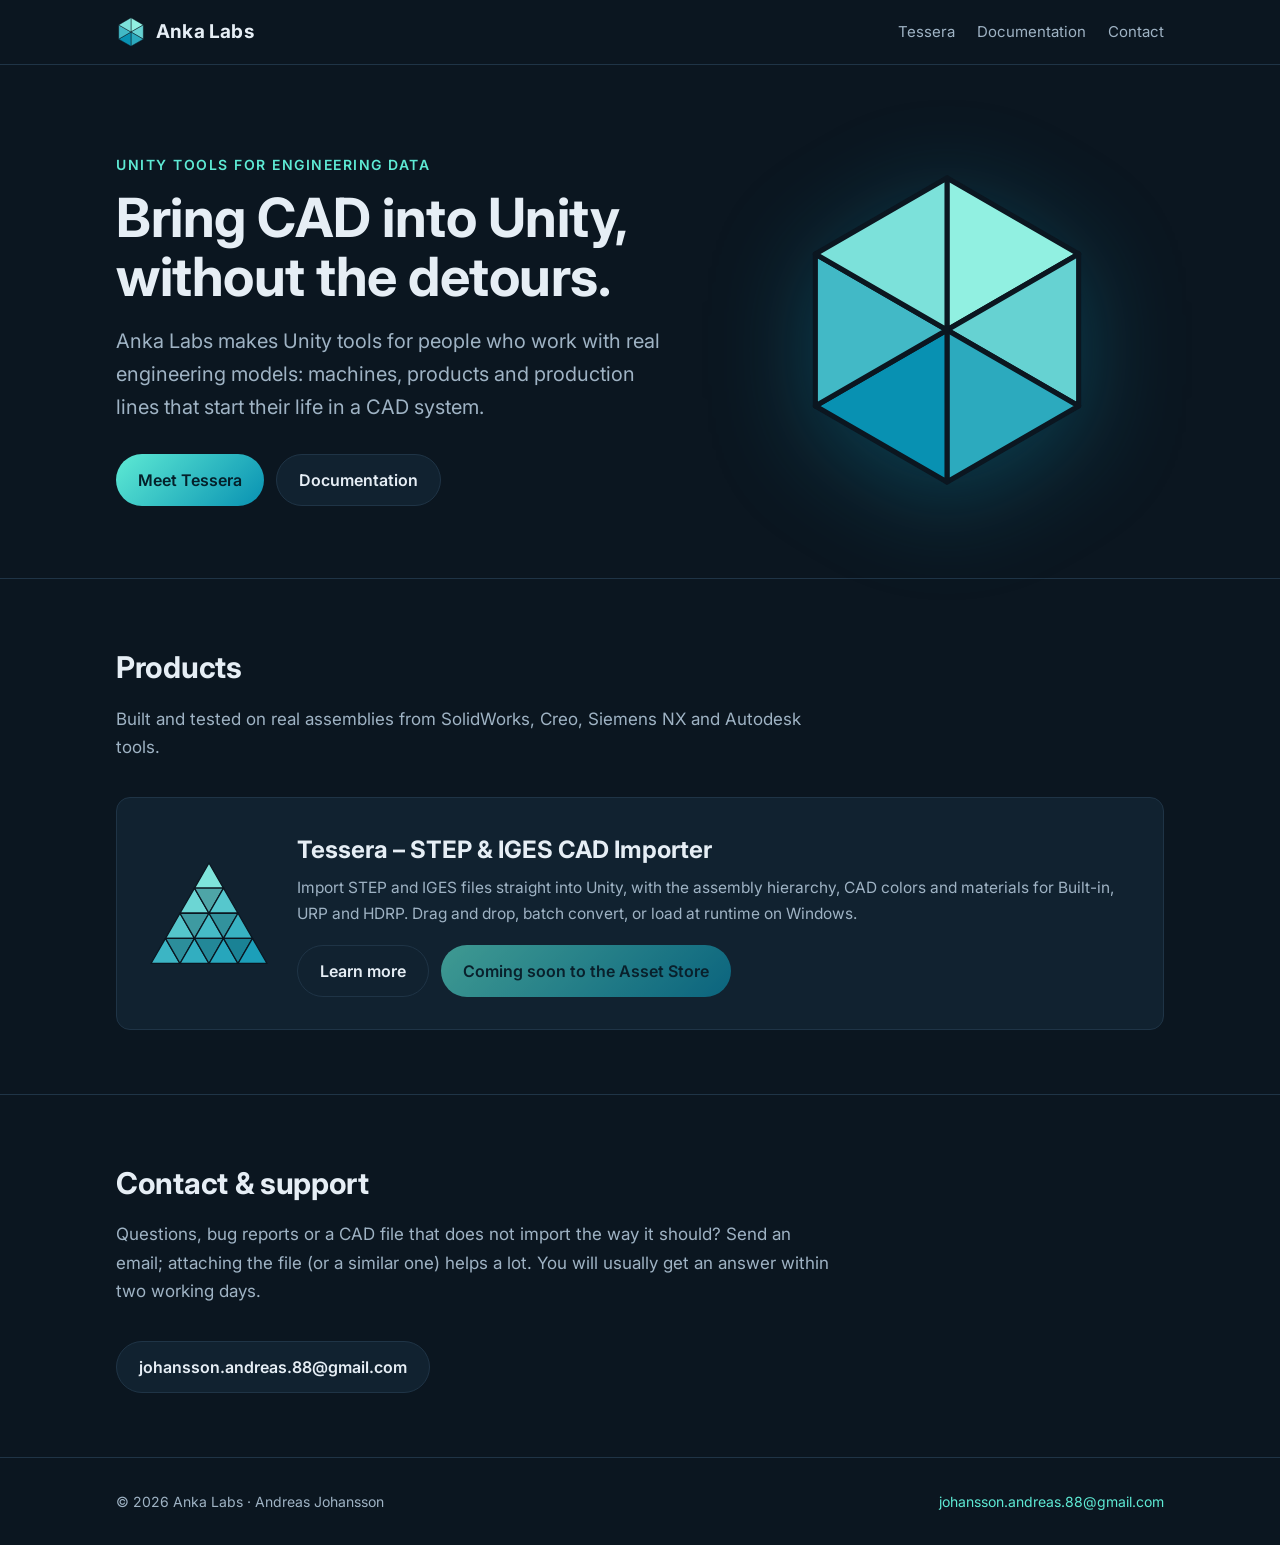
<file: index.html>
<!doctype html>
<html lang="en">
<head>
<meta charset="utf-8">
<meta name="viewport" content="width=device-width, initial-scale=1">
<title>Anka Labs – Unity tools for engineering data</title>
<meta name="description" content="Anka Labs makes Unity tools for engineering and CAD data, such as Tessera, a STEP and IGES importer.">
<link rel="icon" href="img/ankalabs-mark.svg" type="image/svg+xml">
<link rel="preconnect" href="https://fonts.googleapis.com">
<link href="https://fonts.googleapis.com/css2?family=Inter:wght@400;600;700&family=JetBrains+Mono&display=swap" rel="stylesheet">
<link rel="stylesheet" href="style.css">
</head>
<body>
<header class="site-header"><div class="wrap">
  <a class="brand" href=""><img src="img/ankalabs-mark.svg" alt="">Anka Labs</a>
  <nav class="nav"><a href='tessera/'>Tessera</a><a href='tessera/docs/'>Documentation</a><a href='#contact'>Contact</a></nav>
</div></header>

<div class="hero"><div class="wrap">
  <div>
    <div class="eyebrow">Unity tools for engineering data</div>
    <h1>Bring CAD into Unity, without the detours.</h1>
    <p class="lead">Anka Labs makes Unity tools for people who work with real engineering models:
      machines, products and production lines that start their life in a CAD system.</p>
    <div class="buttons">
      <a class="button primary" href="tessera/">Meet Tessera</a>
      <a class="button" href="tessera/docs/">Documentation</a>
    </div>
  </div>
  <div class="art"><img src="img/ankalabs-mark.svg" alt="Anka Labs"></div>
</div></div>

<section id="products"><div class="wrap">
  <h2>Products</h2>
  <p class="intro">Built and tested on real assemblies from SolidWorks, Creo, Siemens NX and Autodesk tools.</p>
  <div class="card product">
    <img src="img/tessera-mark.svg" alt="Tessera">
    <div>
      <h3>Tessera – STEP &amp; IGES CAD Importer</h3>
      <p>Import STEP and IGES files straight into Unity, with the assembly hierarchy, CAD colors and materials for
        Built-in, URP and HDRP. Drag and drop, batch convert, or load at runtime on Windows.</p>
      <div class="buttons"><a class="button" href="tessera/">Learn more</a><span class='button primary disabled'>Coming soon to the Asset Store</span></div>
    </div>
  </div>
</div></section>

<section id="contact"><div class="wrap">
  <h2>Contact &amp; support</h2>
  <p class="intro">Questions, bug reports or a CAD file that does not import the way it should? Send an email;
    attaching the file (or a similar one) helps a lot. You will usually get an answer within two working days.</p>
  <div class="buttons"><a class="button" href="mailto:johansson.andreas.88@gmail.com">johansson.andreas.88@gmail.com</a></div>
</div></section>

<footer class="site-footer"><div class="wrap">
  <span>© 2026 Anka Labs · Andreas Johansson</span>
  <span><a href="mailto:johansson.andreas.88@gmail.com">johansson.andreas.88@gmail.com</a></span>
</div></footer>
</body>
</html>
</file>
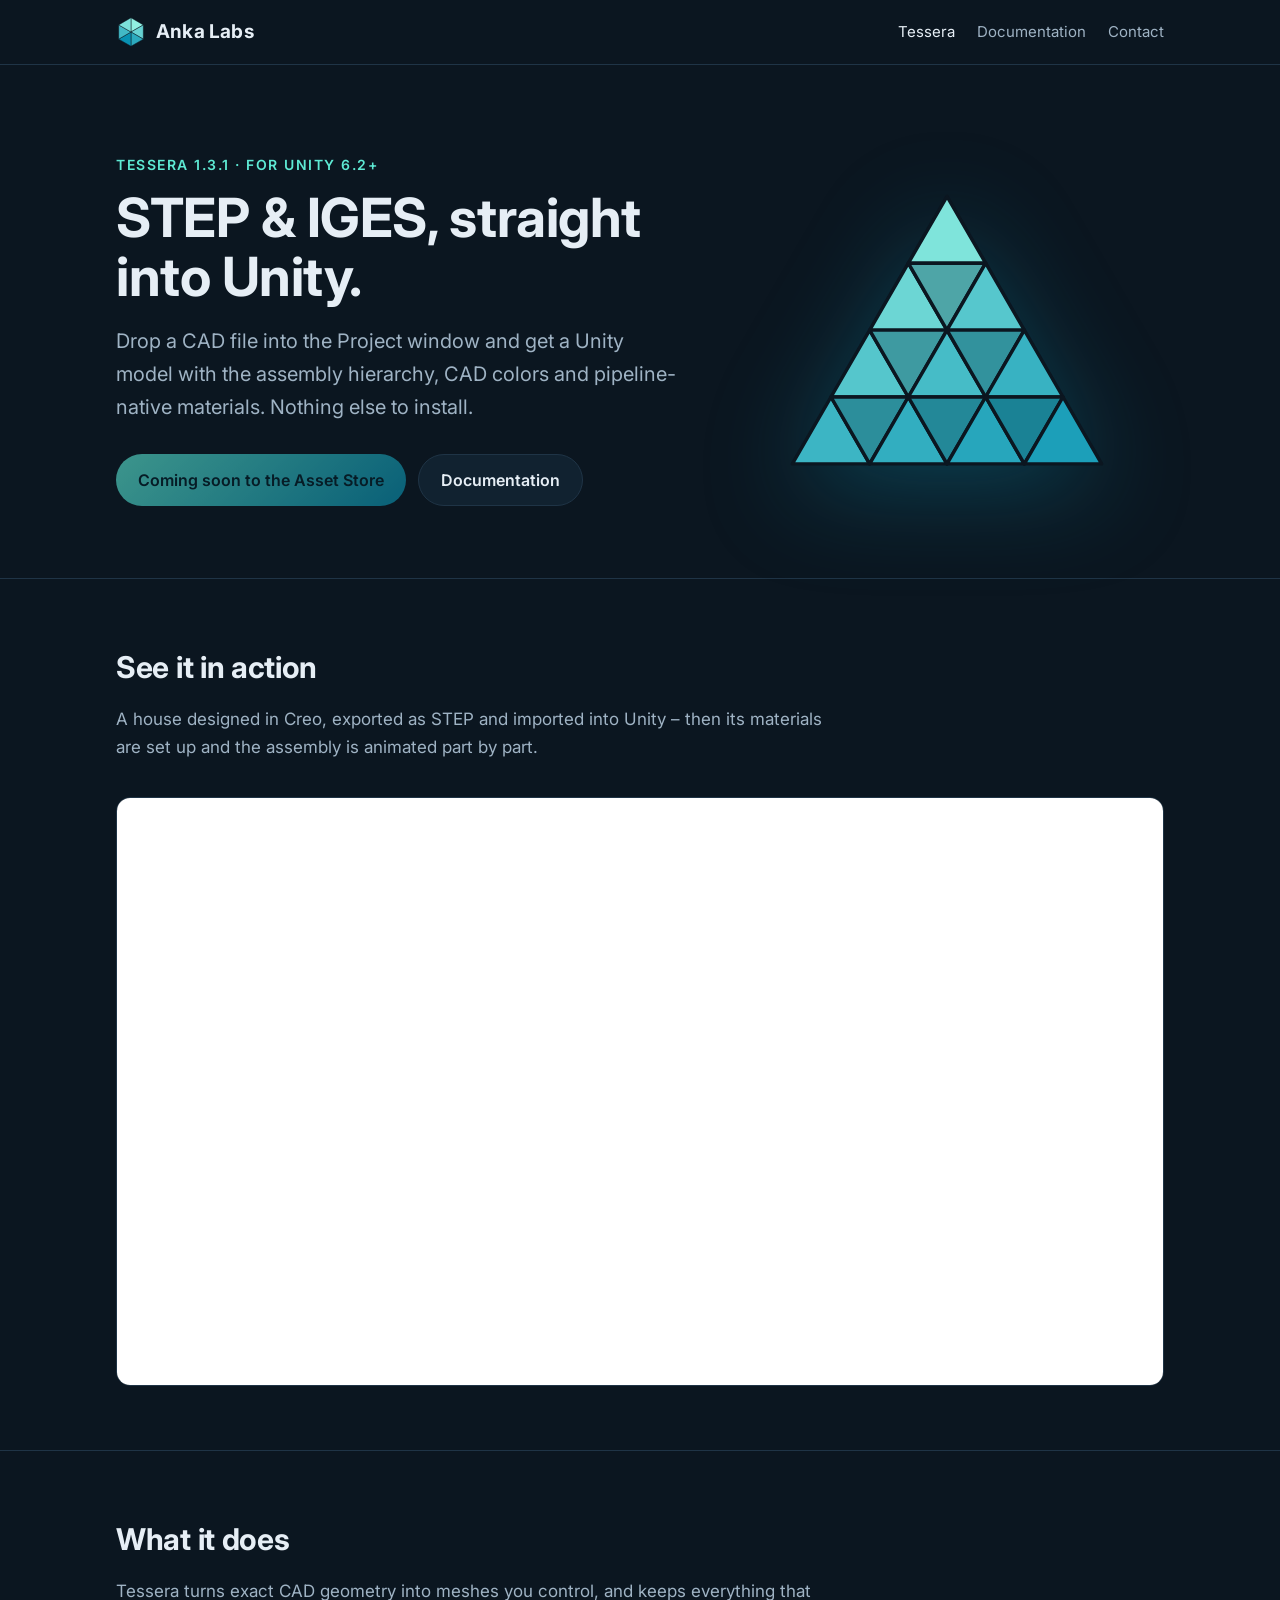
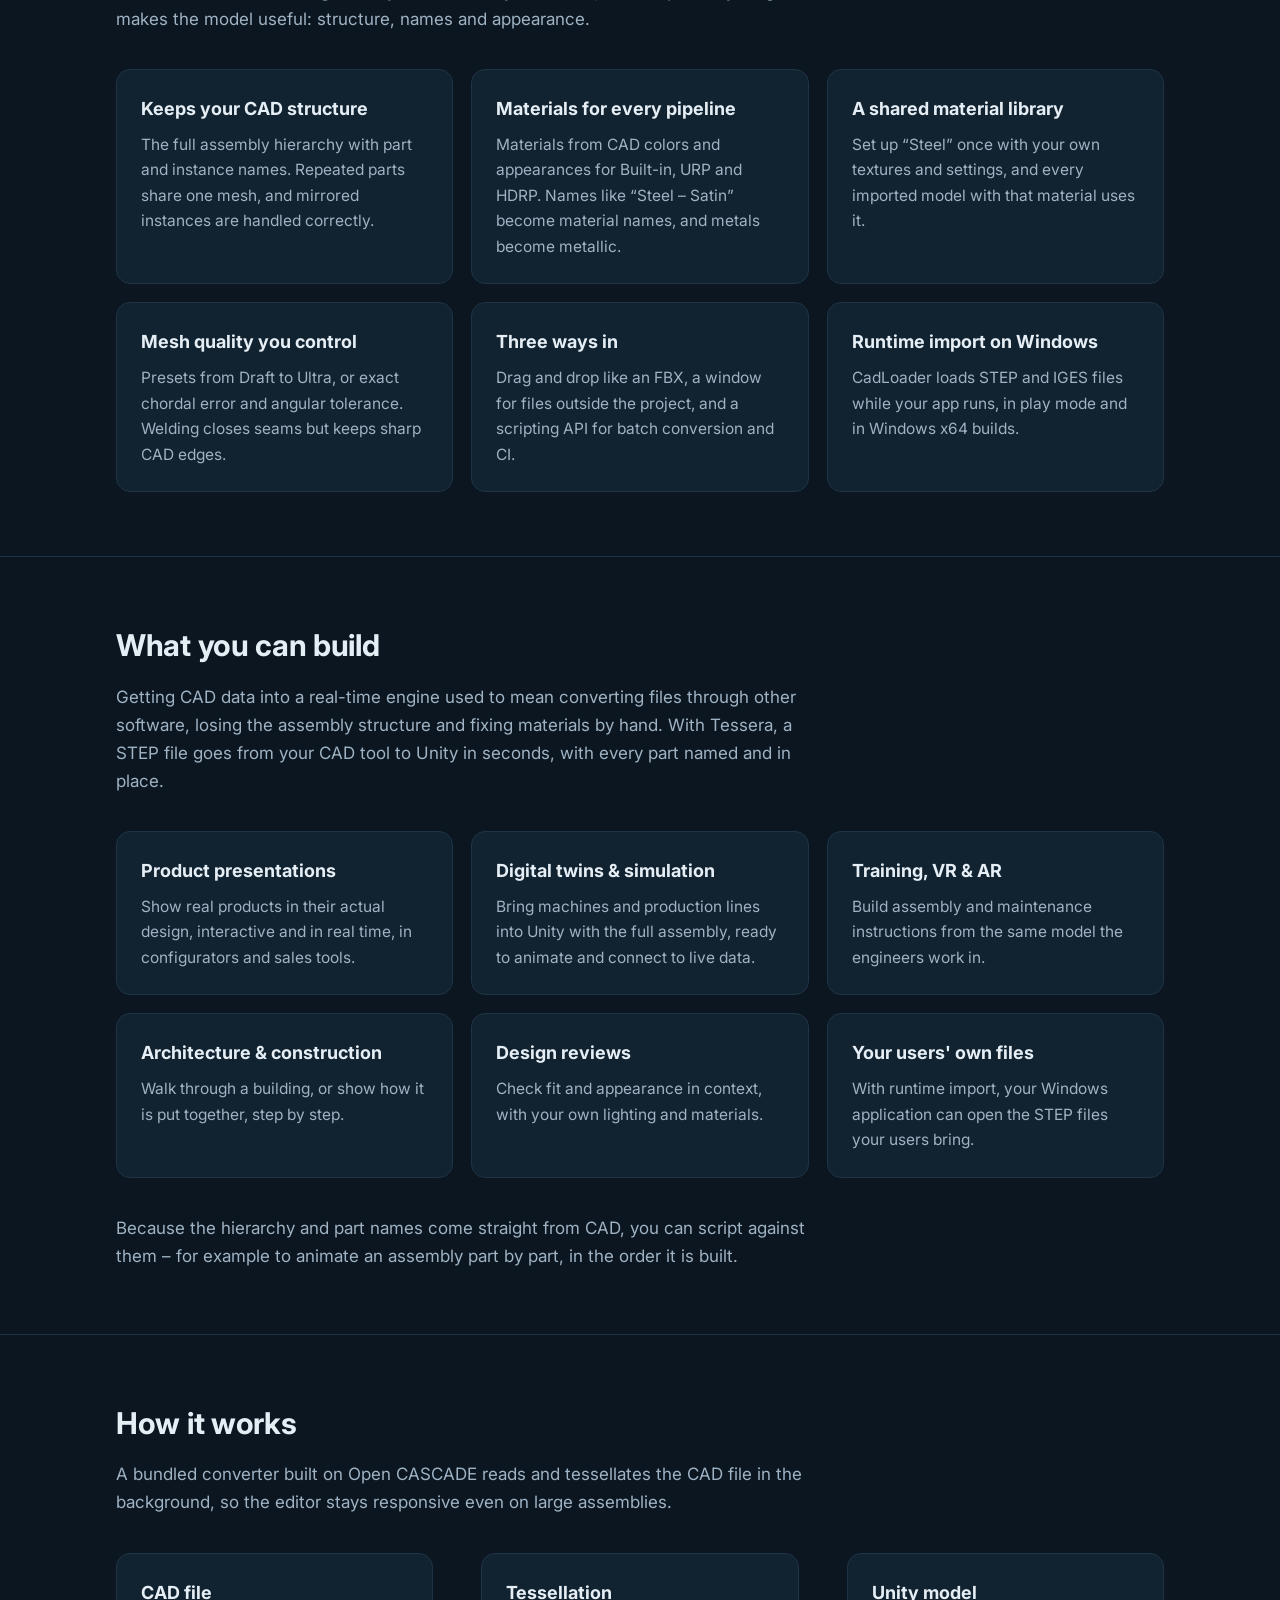
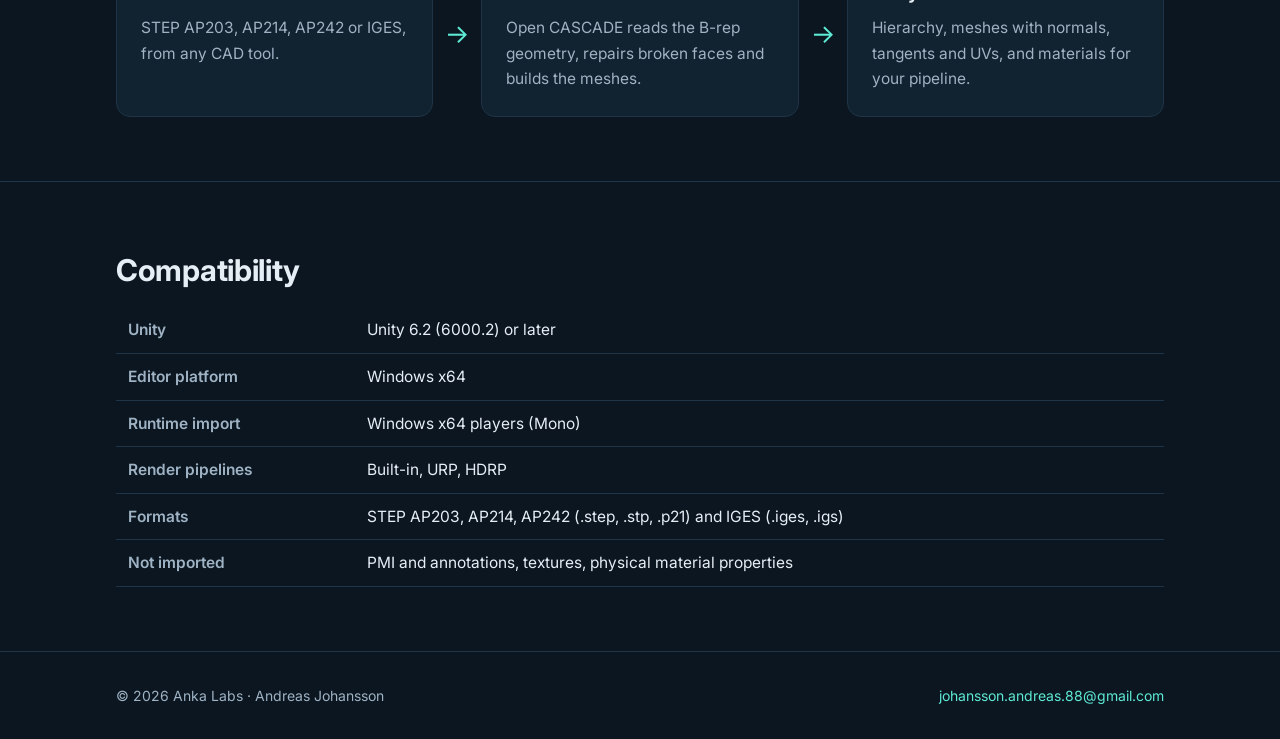
<file: tessera/index.html>
<!doctype html>
<html lang="en">
<head>
<meta charset="utf-8">
<meta name="viewport" content="width=device-width, initial-scale=1">
<title>Tessera – STEP &amp; IGES CAD Importer for Unity</title>
<meta name="description" content="Import STEP and IGES CAD files into Unity with assembly hierarchy, CAD colors and URP/HDRP/Built-in materials.">
<link rel="icon" href="../img/ankalabs-mark.svg" type="image/svg+xml">
<link rel="preconnect" href="https://fonts.googleapis.com">
<link href="https://fonts.googleapis.com/css2?family=Inter:wght@400;600;700&family=JetBrains+Mono&display=swap" rel="stylesheet">
<link rel="stylesheet" href="../style.css">
</head>
<body>
<header class="site-header"><div class="wrap">
  <a class="brand" href="../"><img src="../img/ankalabs-mark.svg" alt="">Anka Labs</a>
  <nav class="nav"><a href='../tessera/' class=active>Tessera</a><a href='../tessera/docs/'>Documentation</a><a href='../#contact'>Contact</a></nav>
</div></header>

<div class="hero"><div class="wrap">
  <div>
    <div class="eyebrow">Tessera 1.3.1 · for Unity 6.2+</div>
    <h1>STEP &amp; IGES, straight into Unity.</h1>
    <p class="lead">Drop a CAD file into the Project window and get a Unity model with the assembly hierarchy,
      CAD colors and pipeline-native materials. Nothing else to install.</p>
    <div class="buttons"><span class='button primary disabled'>Coming soon to the Asset Store</span><a class="button" href="docs/">Documentation</a></div>
  </div>
  <div class="art"><img src="../img/tessera-mark.svg" alt="Tessera"></div>
</div></div>

<section><div class="wrap">
  <h2>See it in action</h2>
  <p class="intro">A house designed in Creo, exported as STEP and imported into Unity – then its materials are set up
    and the assembly is animated part by part.</p>
  <div class="video"><iframe src="https://www.youtube-nocookie.com/embed/pdfhfbz9lfA" title="Tessera – STEP &amp; IGES CAD Importer for Unity"
    allow="accelerometer; encrypted-media; gyroscope; picture-in-picture; fullscreen" loading="lazy"></iframe></div>
</div></section>

<section><div class="wrap">
  <h2>What it does</h2>
  <p class="intro">Tessera turns exact CAD geometry into meshes you control, and keeps everything that makes the model
    useful: structure, names and appearance.</p>
  <div class="grid"><div class='card'><h3>Keeps your CAD structure</h3><p>The full assembly hierarchy with part and instance names. Repeated parts share one mesh, and mirrored instances are handled correctly.</p></div><div class='card'><h3>Materials for every pipeline</h3><p>Materials from CAD colors and appearances for Built-in, URP and HDRP. Names like “Steel – Satin” become material names, and metals become metallic.</p></div><div class='card'><h3>A shared material library</h3><p>Set up “Steel” once with your own textures and settings, and every imported model with that material uses it.</p></div><div class='card'><h3>Mesh quality you control</h3><p>Presets from Draft to Ultra, or exact chordal error and angular tolerance. Welding closes seams but keeps sharp CAD edges.</p></div><div class='card'><h3>Three ways in</h3><p>Drag and drop like an FBX, a window for files outside the project, and a scripting API for batch conversion and CI.</p></div><div class='card'><h3>Runtime import on Windows</h3><p>CadLoader loads STEP and IGES files while your app runs, in play mode and in Windows x64 builds.</p></div></div>
</div></section>

<section><div class="wrap">
  <h2>What you can build</h2>
  <p class="intro">Getting CAD data into a real-time engine used to mean converting files through other software,
    losing the assembly structure and fixing materials by hand. With Tessera, a STEP file goes from your CAD tool to
    Unity in seconds, with every part named and in place.</p>
  <div class="grid"><div class='card'><h3>Product presentations</h3><p>Show real products in their actual design, interactive and in real time, in configurators and sales tools.</p></div><div class='card'><h3>Digital twins & simulation</h3><p>Bring machines and production lines into Unity with the full assembly, ready to animate and connect to live data.</p></div><div class='card'><h3>Training, VR & AR</h3><p>Build assembly and maintenance instructions from the same model the engineers work in.</p></div><div class='card'><h3>Architecture & construction</h3><p>Walk through a building, or show how it is put together, step by step.</p></div><div class='card'><h3>Design reviews</h3><p>Check fit and appearance in context, with your own lighting and materials.</p></div><div class='card'><h3>Your users' own files</h3><p>With runtime import, your Windows application can open the STEP files your users bring.</p></div></div>
  <p class="intro" style="margin:36px 0 0">Because the hierarchy and part names come straight from CAD, you can
    script against them – for example to animate an assembly part by part, in the order it is built.</p>
</div></section>

<section><div class="wrap">
  <h2>How it works</h2>
  <p class="intro">A bundled converter built on Open CASCADE reads and tessellates the CAD file in the background, so
    the editor stays responsive even on large assemblies.</p>
  <div class="flow">
    <div class="card step"><h3>CAD file</h3><p>STEP AP203, AP214, AP242 or IGES, from any CAD tool.</p></div>
    <div class="arrow">→</div>
    <div class="card step"><h3>Tessellation</h3><p>Open CASCADE reads the B-rep geometry, repairs broken faces and builds the meshes.</p></div>
    <div class="arrow">→</div>
    <div class="card step"><h3>Unity model</h3><p>Hierarchy, meshes with normals, tangents and UVs, and materials for your pipeline.</p></div>
  </div>
</div></section>

<section><div class="wrap">
  <h2>Compatibility</h2>
  <table>
    <tr><th>Unity</th><td>Unity 6.2 (6000.2) or later</td></tr>
    <tr><th>Editor platform</th><td>Windows x64</td></tr>
    <tr><th>Runtime import</th><td>Windows x64 players (Mono)</td></tr>
    <tr><th>Render pipelines</th><td>Built-in, URP, HDRP</td></tr>
    <tr><th>Formats</th><td>STEP AP203, AP214, AP242 (.step, .stp, .p21) and IGES (.iges, .igs)</td></tr>
    <tr><th>Not imported</th><td>PMI and annotations, textures, physical material properties</td></tr>
  </table>
</div></section>

<footer class="site-footer"><div class="wrap">
  <span>© 2026 Anka Labs · Andreas Johansson</span>
  <span><a href="mailto:johansson.andreas.88@gmail.com">johansson.andreas.88@gmail.com</a></span>
</div></footer>
</body>
</html>
</file>
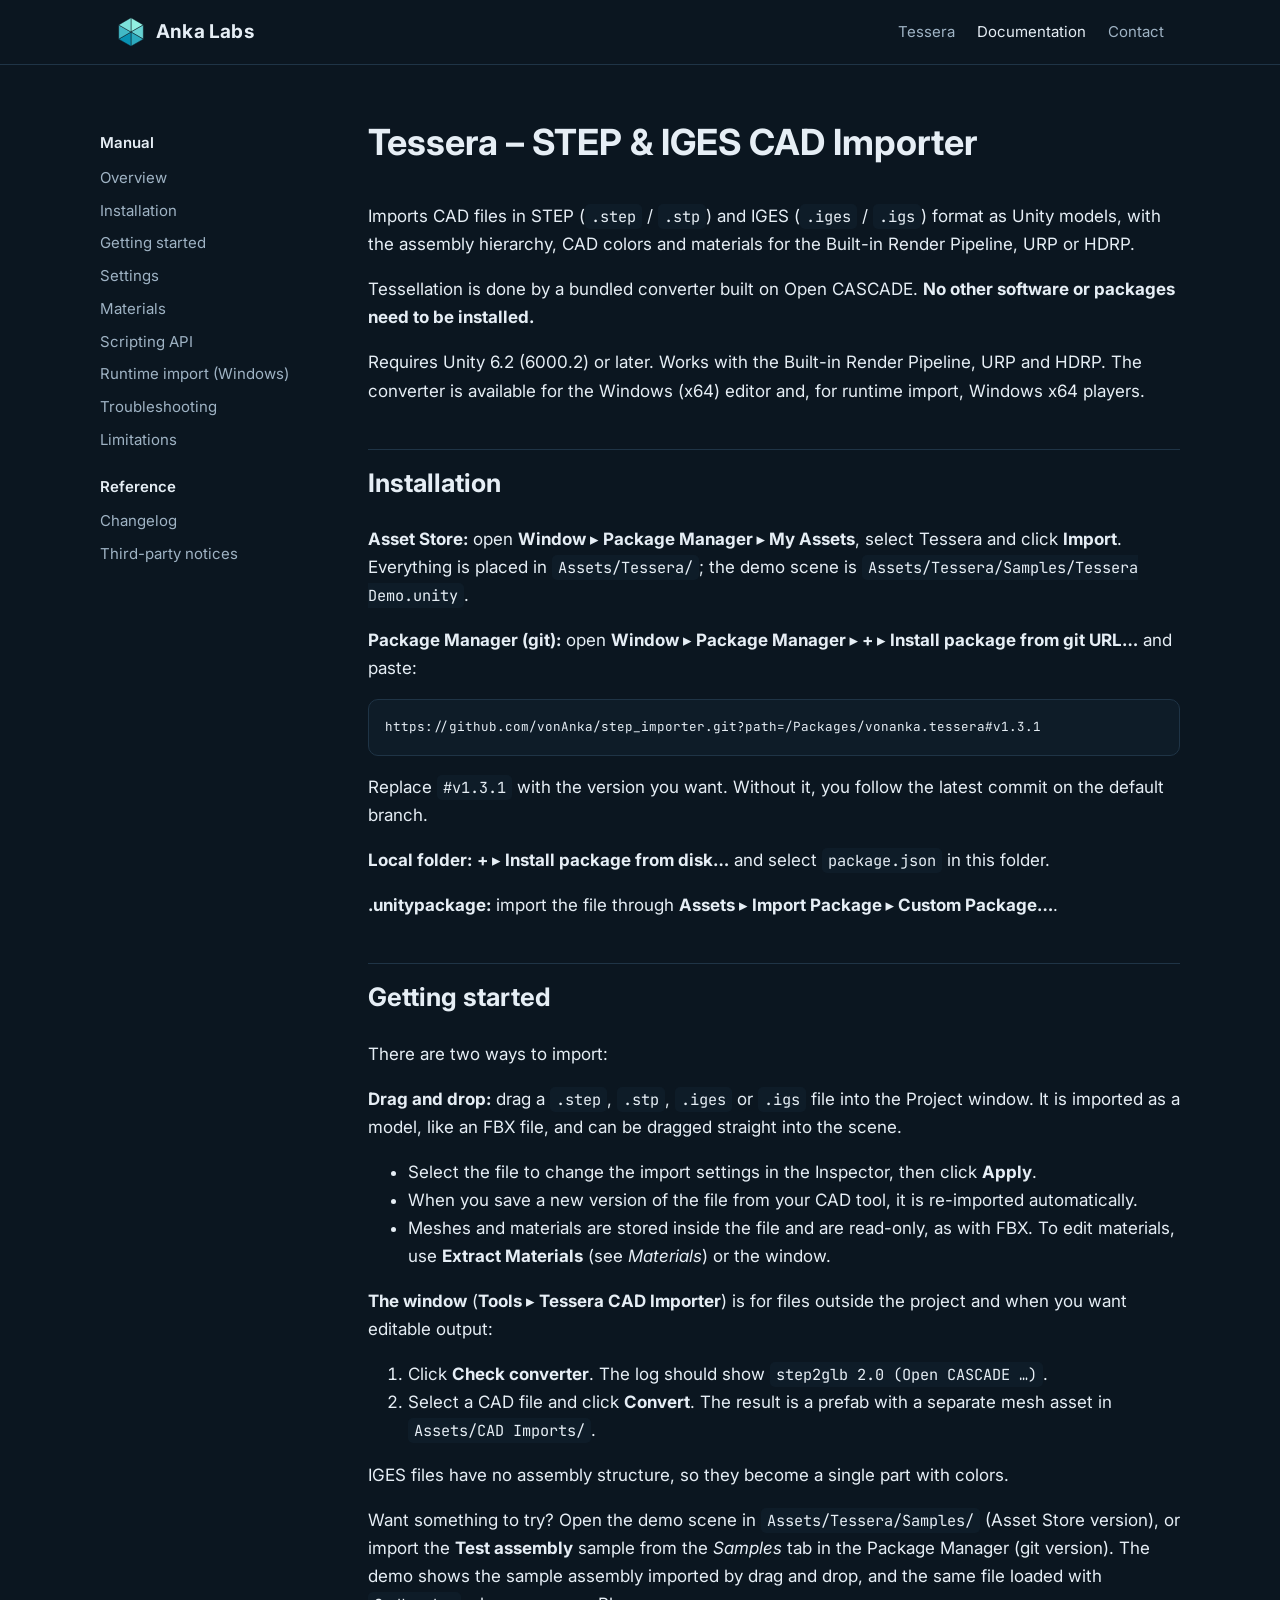
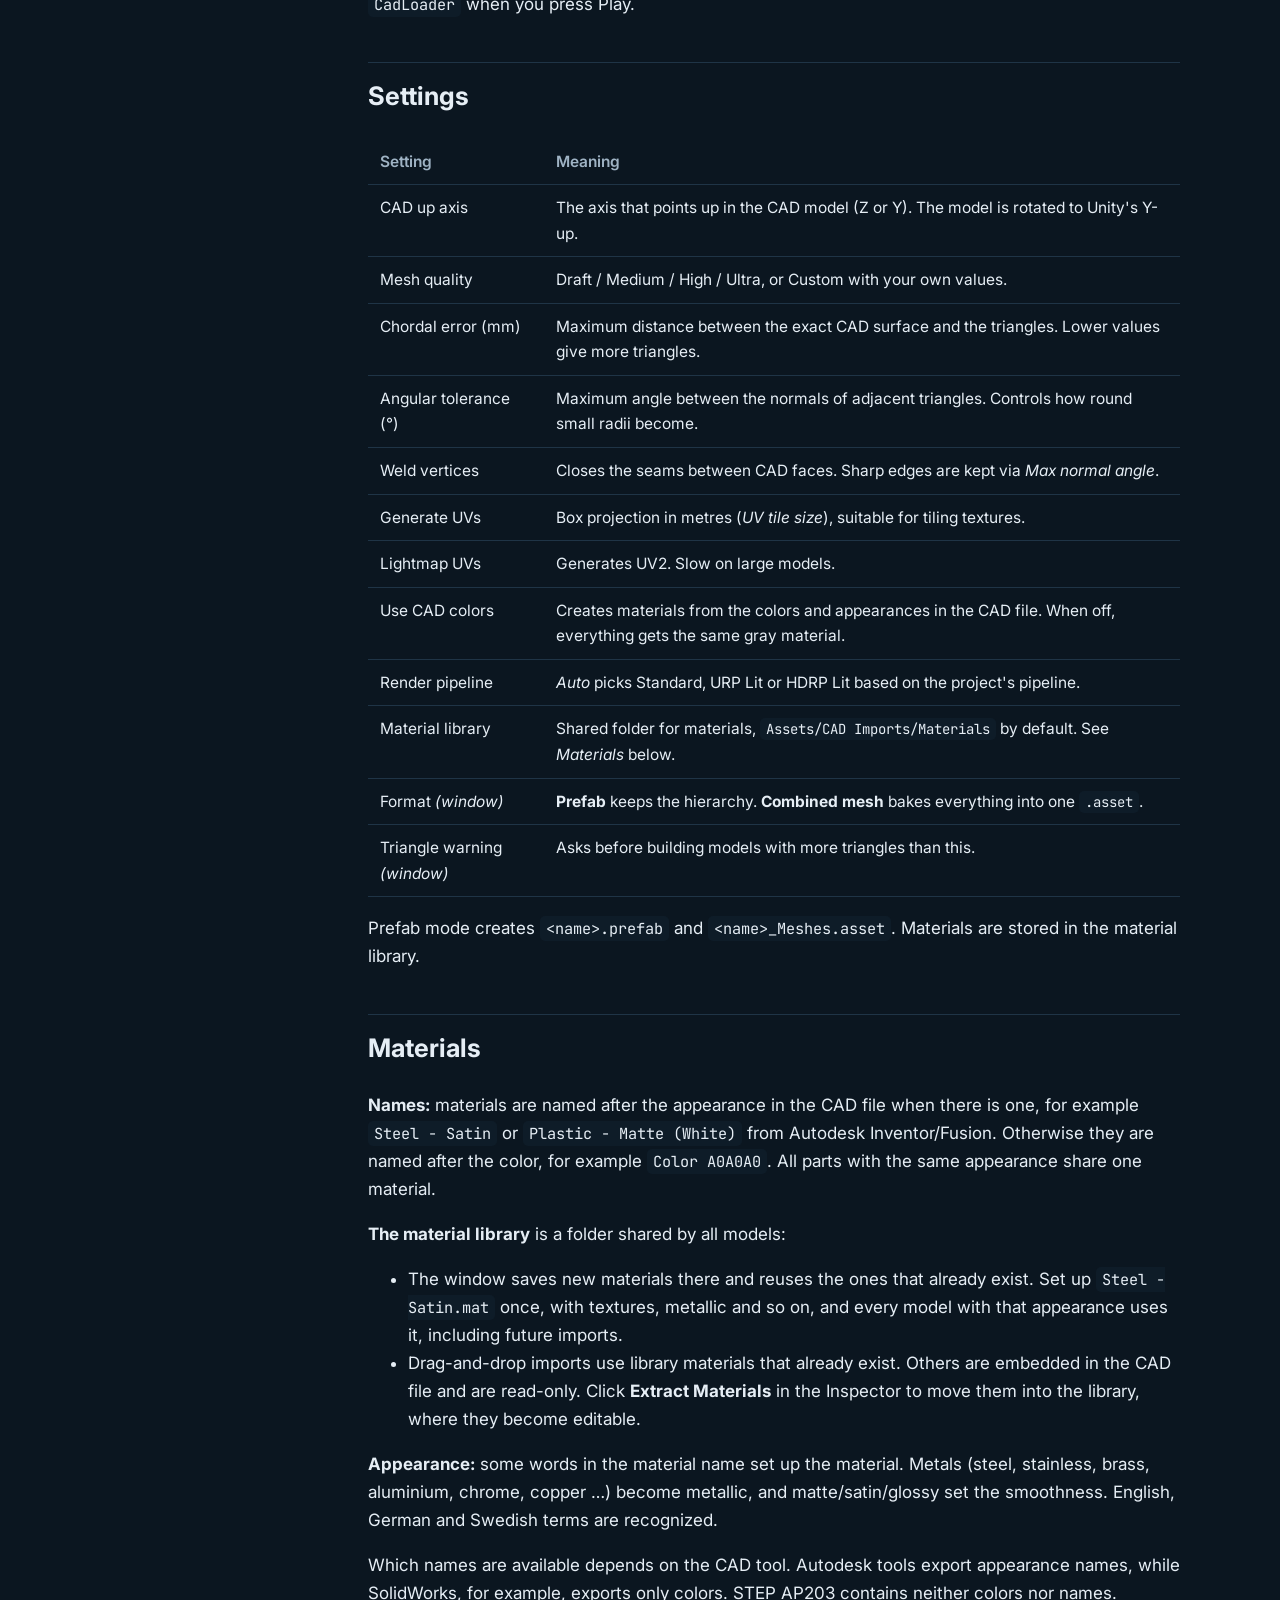
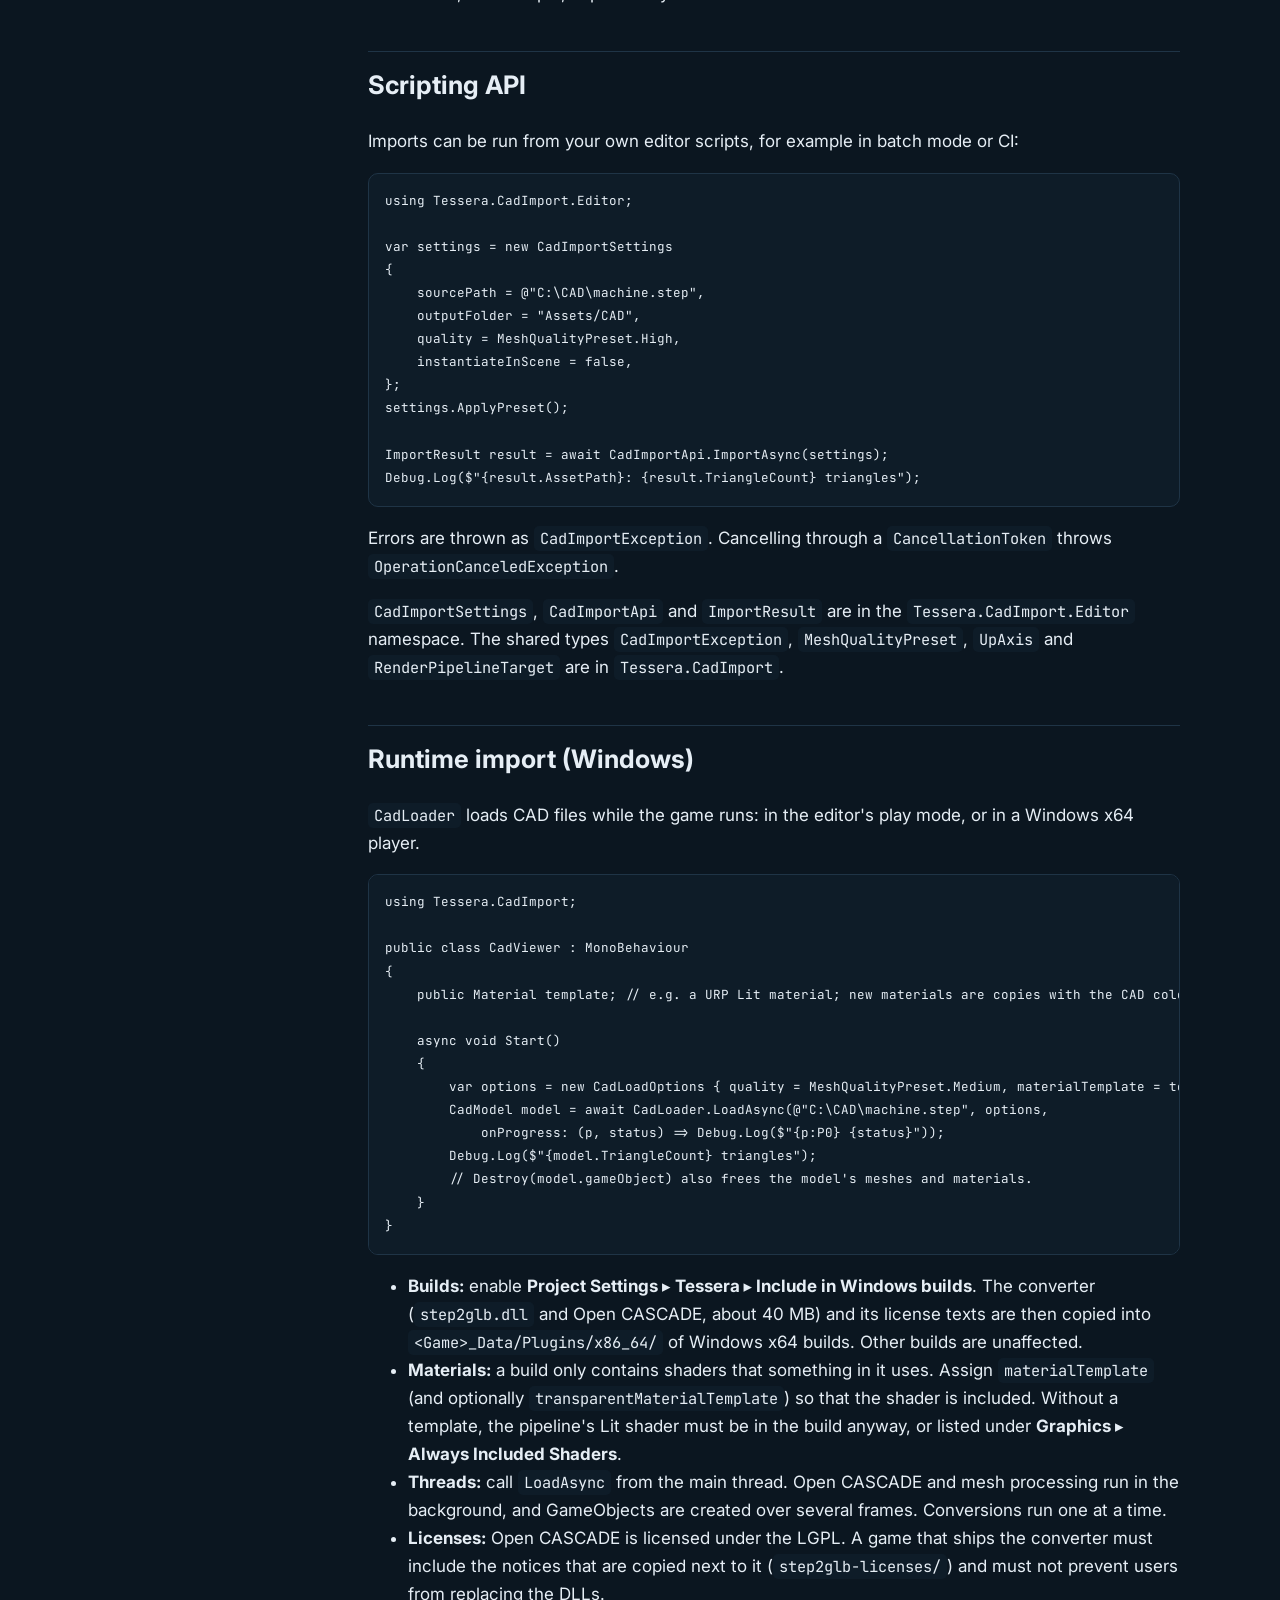
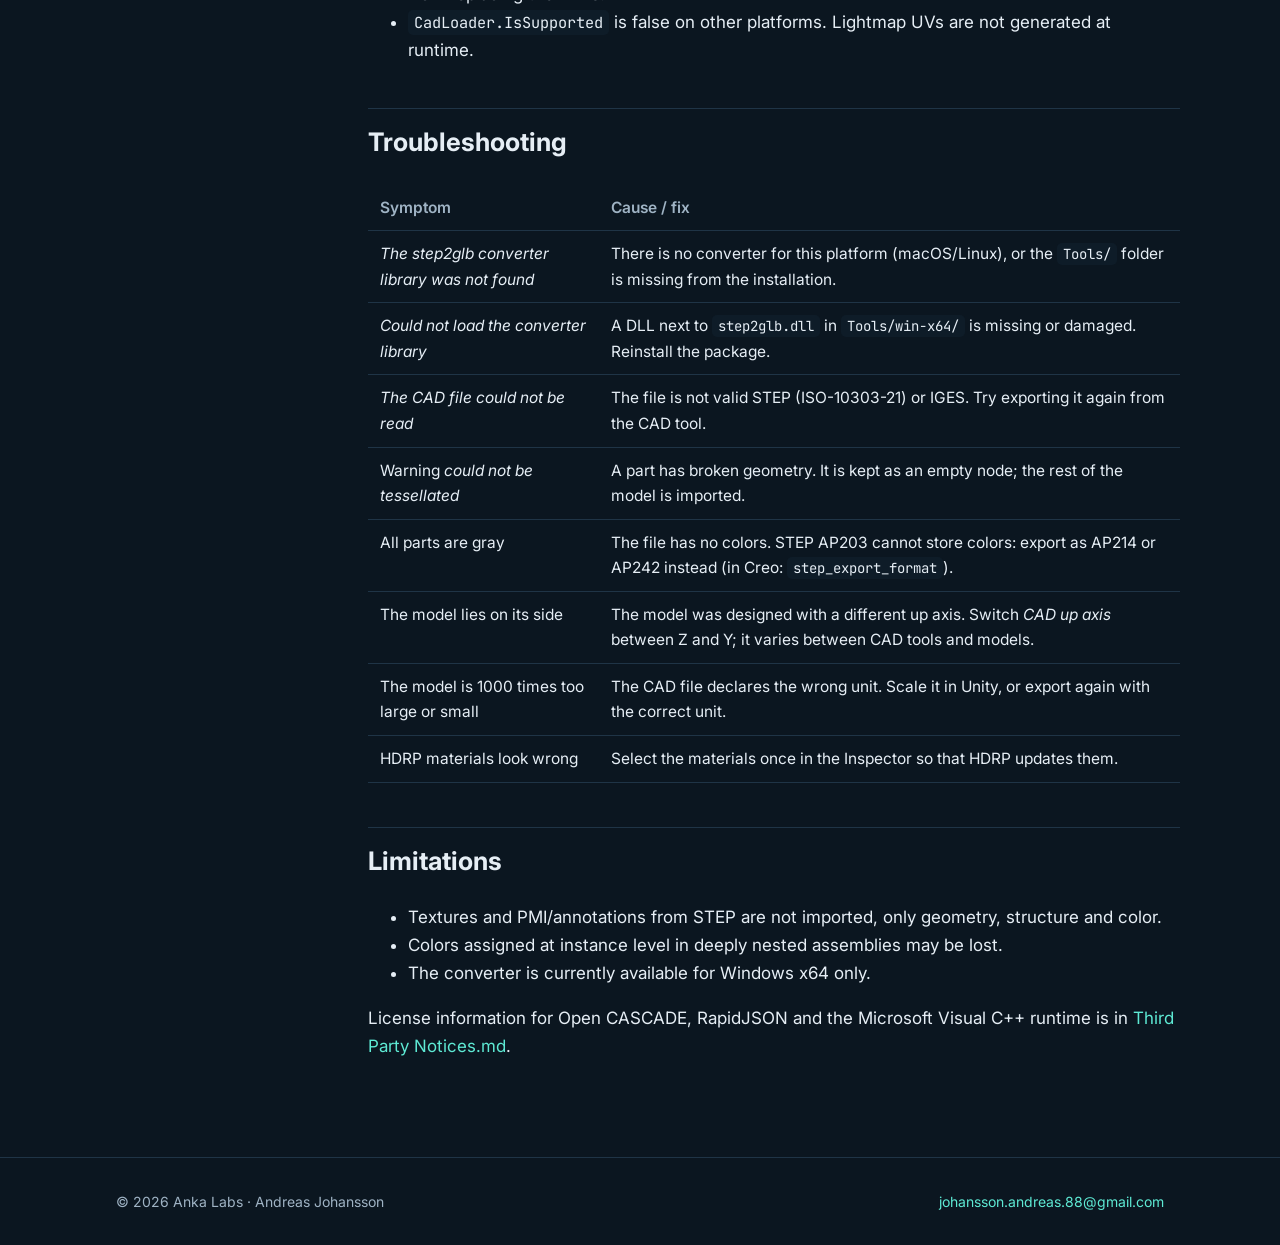
<file: tessera/docs/index.html>
<!doctype html>
<html lang="en">
<head>
<meta charset="utf-8">
<meta name="viewport" content="width=device-width, initial-scale=1">
<title>Documentation – Tessera</title>
<meta name="description" content="Tessera documentation.">
<link rel="icon" href="../../img/ankalabs-mark.svg" type="image/svg+xml">
<link rel="preconnect" href="https://fonts.googleapis.com">
<link href="https://fonts.googleapis.com/css2?family=Inter:wght@400;600;700&family=JetBrains+Mono&display=swap" rel="stylesheet">
<link rel="stylesheet" href="../../style.css">
</head>
<body>
<header class="site-header"><div class="wrap">
  <a class="brand" href="../../"><img src="../../img/ankalabs-mark.svg" alt="">Anka Labs</a>
  <nav class="nav"><a href='../../tessera/'>Tessera</a><a href='../../tessera/docs/' class=active>Documentation</a><a href='../../#contact'>Contact</a></nav>
</div></header>
<div class='wrap doc'><nav><div class='group'>Manual</div><a href='index.html'>Overview</a><a href='#installation'>Installation</a><a href='#getting-started'>Getting started</a><a href='#settings'>Settings</a><a href='#materials'>Materials</a><a href='#scripting-api'>Scripting API</a><a href='#runtime-import-windows'>Runtime import (Windows)</a><a href='#troubleshooting'>Troubleshooting</a><a href='#limitations'>Limitations</a><div class='group'>Reference</div><a href='changelog.html'>Changelog</a><a href='third-party.html'>Third-party notices</a></nav><article><h1 id="tessera-step-iges-cad-importer">Tessera – STEP &amp; IGES CAD Importer</h1>
<p>Imports CAD files in STEP (<code>.step</code> / <code>.stp</code>) and IGES (<code>.iges</code> / <code>.igs</code>) format as Unity models, with the assembly hierarchy, CAD colors and materials for the Built-in Render Pipeline, URP or HDRP.</p>
<p>Tessellation is done by a bundled converter built on Open CASCADE. <strong>No other software or packages need to be installed.</strong></p>
<p>Requires Unity 6.2 (6000.2) or later. Works with the Built-in Render Pipeline, URP and HDRP. The converter is available for the Windows (x64) editor and, for runtime import, Windows x64 players.</p>
<h2 id="installation">Installation</h2>
<p><strong>Asset Store:</strong> open <strong>Window ▸ Package Manager ▸ My Assets</strong>, select Tessera and click <strong>Import</strong>. Everything is placed in <code>Assets/Tessera/</code>; the demo scene is <code>Assets/Tessera/Samples/Tessera Demo.unity</code>.</p>
<p><strong>Package Manager (git):</strong> open <strong>Window ▸ Package Manager ▸ + ▸ Install package from git URL…</strong> and paste:</p>
<pre><code>https://github.com/vonAnka/step_importer.git?path=/Packages/vonanka.tessera#v1.3.1
</code></pre>
<p>Replace <code>#v1.3.1</code> with the version you want. Without it, you follow the latest commit on the default branch.</p>
<p><strong>Local folder:</strong> <strong>+ ▸ Install package from disk…</strong> and select <code>package.json</code> in this folder.</p>
<p><strong>.unitypackage:</strong> import the file through <strong>Assets ▸ Import Package ▸ Custom Package…</strong>.</p>
<h2 id="getting-started">Getting started</h2>
<p>There are two ways to import:</p>
<p><strong>Drag and drop:</strong> drag a <code>.step</code>, <code>.stp</code>, <code>.iges</code> or <code>.igs</code> file into the Project window. It is imported as a model, like an FBX file, and can be dragged straight into the scene.</p>
<ul>
<li>Select the file to change the import settings in the Inspector, then click <strong>Apply</strong>.</li>
<li>When you save a new version of the file from your CAD tool, it is re-imported automatically.</li>
<li>Meshes and materials are stored inside the file and are read-only, as with FBX. To edit materials, use <strong>Extract Materials</strong> (see <em>Materials</em>) or the window.</li>
</ul>
<p><strong>The window</strong> (<strong>Tools ▸ Tessera CAD Importer</strong>) is for files outside the project and when you want editable output:</p>
<ol>
<li>Click <strong>Check converter</strong>. The log should show <code>step2glb 2.0 (Open CASCADE …)</code>.</li>
<li>Select a CAD file and click <strong>Convert</strong>. The result is a prefab with a separate mesh asset in <code>Assets/CAD Imports/</code>.</li>
</ol>
<p>IGES files have no assembly structure, so they become a single part with colors.</p>
<p>Want something to try? Open the demo scene in <code>Assets/Tessera/Samples/</code> (Asset Store version), or import the <strong>Test assembly</strong> sample from the <em>Samples</em> tab in the Package Manager (git version). The demo shows the sample assembly imported by drag and drop, and the same file loaded with <code>CadLoader</code> when you press Play.</p>
<h2 id="settings">Settings</h2>
<table>
<thead>
<tr>
<th>Setting</th>
<th>Meaning</th>
</tr>
</thead>
<tbody>
<tr>
<td>CAD up axis</td>
<td>The axis that points up in the CAD model (Z or Y). The model is rotated to Unity's Y-up.</td>
</tr>
<tr>
<td>Mesh quality</td>
<td>Draft / Medium / High / Ultra, or Custom with your own values.</td>
</tr>
<tr>
<td>Chordal error (mm)</td>
<td>Maximum distance between the exact CAD surface and the triangles. Lower values give more triangles.</td>
</tr>
<tr>
<td>Angular tolerance (°)</td>
<td>Maximum angle between the normals of adjacent triangles. Controls how round small radii become.</td>
</tr>
<tr>
<td>Weld vertices</td>
<td>Closes the seams between CAD faces. Sharp edges are kept via <em>Max normal angle</em>.</td>
</tr>
<tr>
<td>Generate UVs</td>
<td>Box projection in metres (<em>UV tile size</em>), suitable for tiling textures.</td>
</tr>
<tr>
<td>Lightmap UVs</td>
<td>Generates UV2. Slow on large models.</td>
</tr>
<tr>
<td>Use CAD colors</td>
<td>Creates materials from the colors and appearances in the CAD file. When off, everything gets the same gray material.</td>
</tr>
<tr>
<td>Render pipeline</td>
<td><em>Auto</em> picks Standard, URP Lit or HDRP Lit based on the project's pipeline.</td>
</tr>
<tr>
<td>Material library</td>
<td>Shared folder for materials, <code>Assets/CAD Imports/Materials</code> by default. See <em>Materials</em> below.</td>
</tr>
<tr>
<td>Format <em>(window)</em></td>
<td><strong>Prefab</strong> keeps the hierarchy. <strong>Combined mesh</strong> bakes everything into one <code>.asset</code>.</td>
</tr>
<tr>
<td>Triangle warning <em>(window)</em></td>
<td>Asks before building models with more triangles than this.</td>
</tr>
</tbody>
</table>
<p>Prefab mode creates <code>&lt;name&gt;.prefab</code> and <code>&lt;name&gt;_Meshes.asset</code>. Materials are stored in the material library.</p>
<h2 id="materials">Materials</h2>
<p><strong>Names:</strong> materials are named after the appearance in the CAD file when there is one, for example <code>Steel - Satin</code> or <code>Plastic - Matte (White)</code> from Autodesk Inventor/Fusion. Otherwise they are named after the color, for example <code>Color A0A0A0</code>. All parts with the same appearance share one material.</p>
<p><strong>The material library</strong> is a folder shared by all models:</p>
<ul>
<li>The window saves new materials there and reuses the ones that already exist. Set up <code>Steel - Satin.mat</code> once, with textures, metallic and so on, and every model with that appearance uses it, including future imports.</li>
<li>Drag-and-drop imports use library materials that already exist. Others are embedded in the CAD file and are read-only. Click <strong>Extract Materials</strong> in the Inspector to move them into the library, where they become editable.</li>
</ul>
<p><strong>Appearance:</strong> some words in the material name set up the material. Metals (steel, stainless, brass, aluminium, chrome, copper …) become metallic, and matte/satin/glossy set the smoothness. English, German and Swedish terms are recognized.</p>
<p>Which names are available depends on the CAD tool. Autodesk tools export appearance names, while SolidWorks, for example, exports only colors. STEP AP203 contains neither colors nor names.</p>
<h2 id="scripting-api">Scripting API</h2>
<p>Imports can be run from your own editor scripts, for example in batch mode or CI:</p>
<pre><code class="language-csharp">using Tessera.CadImport.Editor;

var settings = new CadImportSettings
{
    sourcePath = @&quot;C:\CAD\machine.step&quot;,
    outputFolder = &quot;Assets/CAD&quot;,
    quality = MeshQualityPreset.High,
    instantiateInScene = false,
};
settings.ApplyPreset();

ImportResult result = await CadImportApi.ImportAsync(settings);
Debug.Log($&quot;{result.AssetPath}: {result.TriangleCount} triangles&quot;);
</code></pre>
<p>Errors are thrown as <code>CadImportException</code>. Cancelling through a <code>CancellationToken</code> throws <code>OperationCanceledException</code>.</p>
<p><code>CadImportSettings</code>, <code>CadImportApi</code> and <code>ImportResult</code> are in the <code>Tessera.CadImport.Editor</code> namespace. The shared types <code>CadImportException</code>, <code>MeshQualityPreset</code>, <code>UpAxis</code> and <code>RenderPipelineTarget</code> are in <code>Tessera.CadImport</code>.</p>
<h2 id="runtime-import-windows">Runtime import (Windows)</h2>
<p><code>CadLoader</code> loads CAD files while the game runs: in the editor's play mode, or in a Windows x64 player.</p>
<pre><code class="language-csharp">using Tessera.CadImport;

public class CadViewer : MonoBehaviour
{
    public Material template; // e.g. a URP Lit material; new materials are copies with the CAD color

    async void Start()
    {
        var options = new CadLoadOptions { quality = MeshQualityPreset.Medium, materialTemplate = template };
        CadModel model = await CadLoader.LoadAsync(@&quot;C:\CAD\machine.step&quot;, options,
            onProgress: (p, status) =&gt; Debug.Log($&quot;{p:P0} {status}&quot;));
        Debug.Log($&quot;{model.TriangleCount} triangles&quot;);
        // Destroy(model.gameObject) also frees the model's meshes and materials.
    }
}
</code></pre>
<ul>
<li><strong>Builds:</strong> enable <strong>Project Settings ▸ Tessera ▸ Include in Windows builds</strong>. The converter (<code>step2glb.dll</code> and Open CASCADE, about 40 MB) and its license texts are then copied into <code>&lt;Game&gt;_Data/Plugins/x86_64/</code> of Windows x64 builds. Other builds are unaffected.</li>
<li><strong>Materials:</strong> a build only contains shaders that something in it uses. Assign <code>materialTemplate</code> (and optionally <code>transparentMaterialTemplate</code>) so that the shader is included. Without a template, the pipeline's Lit shader must be in the build anyway, or listed under <strong>Graphics ▸ Always Included Shaders</strong>.</li>
<li><strong>Threads:</strong> call <code>LoadAsync</code> from the main thread. Open CASCADE and mesh processing run in the background, and GameObjects are created over several frames. Conversions run one at a time.</li>
<li><strong>Licenses:</strong> Open CASCADE is licensed under the LGPL. A game that ships the converter must include the notices that are copied next to it (<code>step2glb-licenses/</code>) and must not prevent users from replacing the DLLs.</li>
<li><code>CadLoader.IsSupported</code> is false on other platforms. Lightmap UVs are not generated at runtime.</li>
</ul>
<h2 id="troubleshooting">Troubleshooting</h2>
<table>
<thead>
<tr>
<th>Symptom</th>
<th>Cause / fix</th>
</tr>
</thead>
<tbody>
<tr>
<td><em>The step2glb converter library was not found</em></td>
<td>There is no converter for this platform (macOS/Linux), or the <code>Tools/</code> folder is missing from the installation.</td>
</tr>
<tr>
<td><em>Could not load the converter library</em></td>
<td>A DLL next to <code>step2glb.dll</code> in <code>Tools/win-x64/</code> is missing or damaged. Reinstall the package.</td>
</tr>
<tr>
<td><em>The CAD file could not be read</em></td>
<td>The file is not valid STEP (ISO-10303-21) or IGES. Try exporting it again from the CAD tool.</td>
</tr>
<tr>
<td>Warning <em>could not be tessellated</em></td>
<td>A part has broken geometry. It is kept as an empty node; the rest of the model is imported.</td>
</tr>
<tr>
<td>All parts are gray</td>
<td>The file has no colors. STEP AP203 cannot store colors: export as AP214 or AP242 instead (in Creo: <code>step_export_format</code>).</td>
</tr>
<tr>
<td>The model lies on its side</td>
<td>The model was designed with a different up axis. Switch <em>CAD up axis</em> between Z and Y; it varies between CAD tools and models.</td>
</tr>
<tr>
<td>The model is 1000 times too large or small</td>
<td>The CAD file declares the wrong unit. Scale it in Unity, or export again with the correct unit.</td>
</tr>
<tr>
<td>HDRP materials look wrong</td>
<td>Select the materials once in the Inspector so that HDRP updates them.</td>
</tr>
</tbody>
</table>
<h2 id="limitations">Limitations</h2>
<ul>
<li>Textures and PMI/annotations from STEP are not imported, only geometry, structure and color.</li>
<li>Colors assigned at instance level in deeply nested assemblies may be lost.</li>
<li>The converter is currently available for Windows x64 only.</li>
</ul>
<p>License information for Open CASCADE, RapidJSON and the Microsoft Visual C++ runtime is in <a href="third-party.html">Third Party Notices.md</a>.</p></article></div>
<footer class="site-footer"><div class="wrap">
  <span>© 2026 Anka Labs · Andreas Johansson</span>
  <span><a href="mailto:johansson.andreas.88@gmail.com">johansson.andreas.88@gmail.com</a></span>
</div></footer>
</body>
</html>
</file>
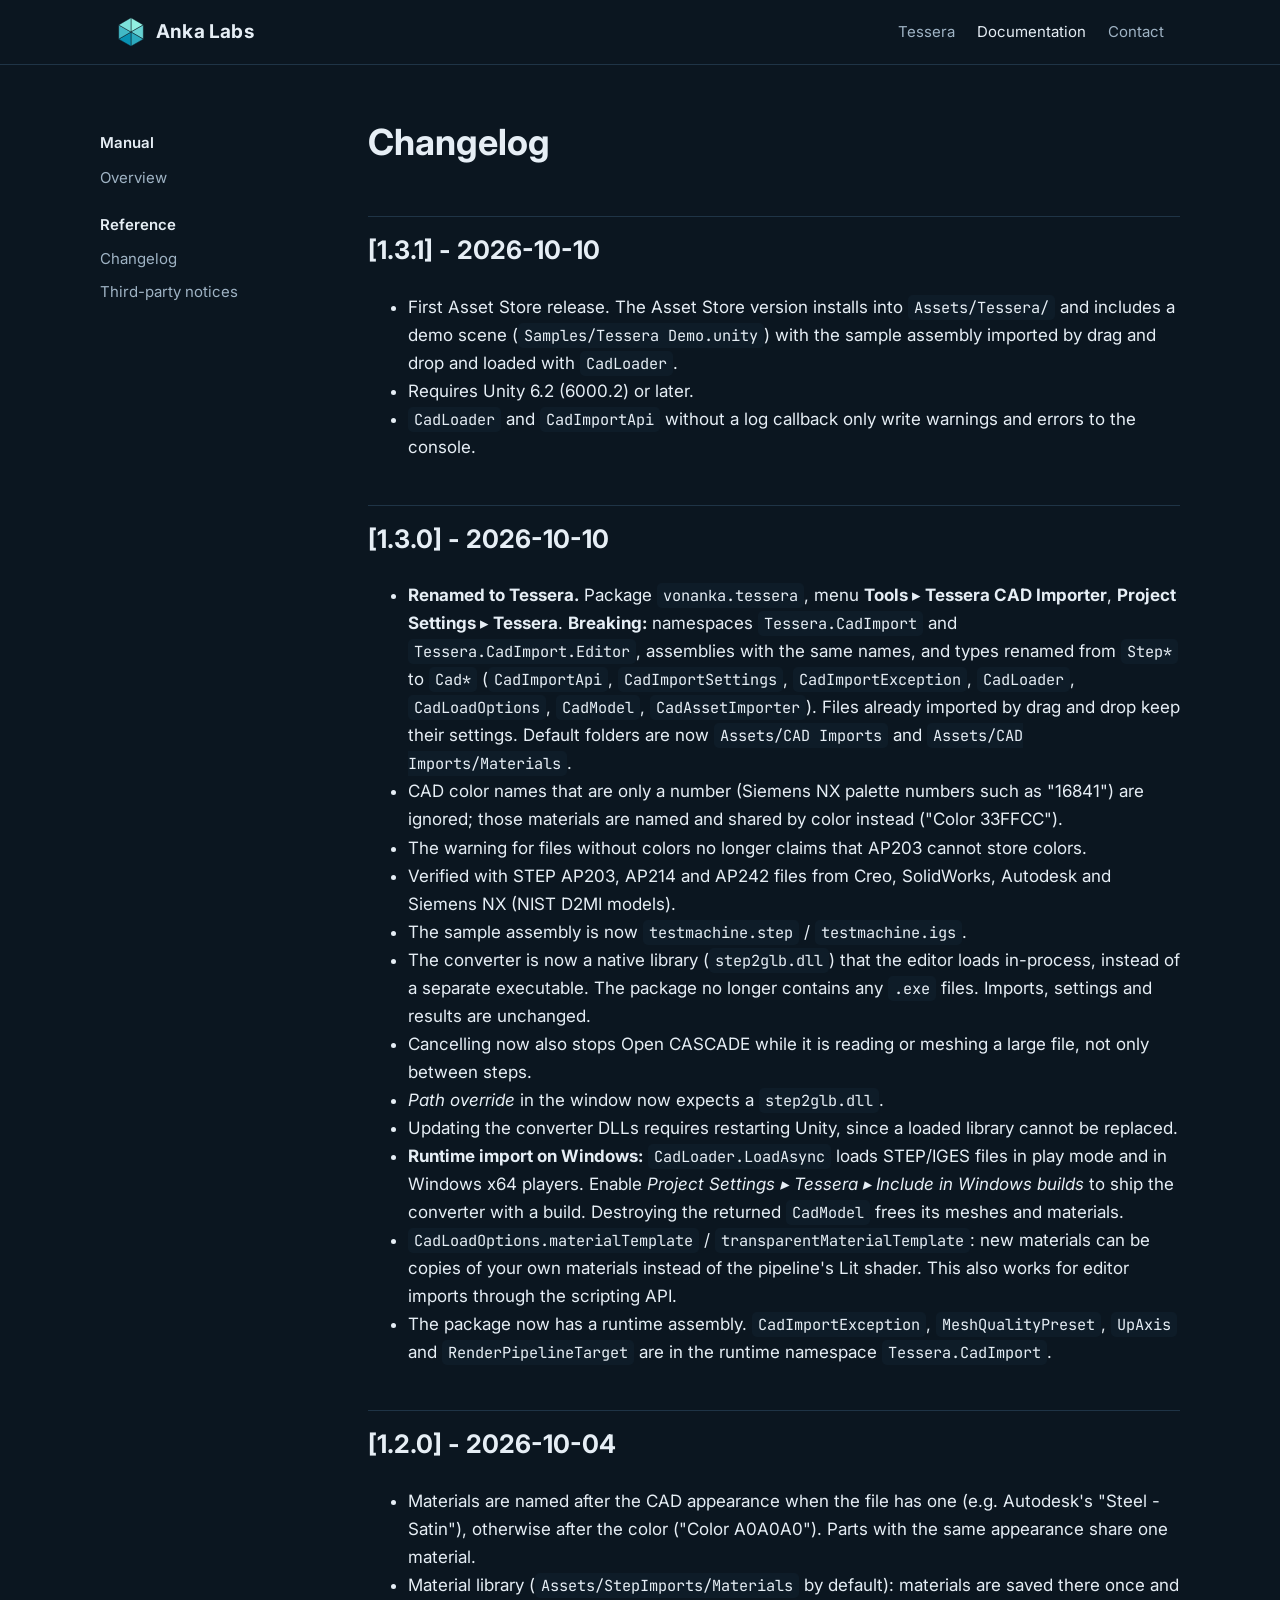
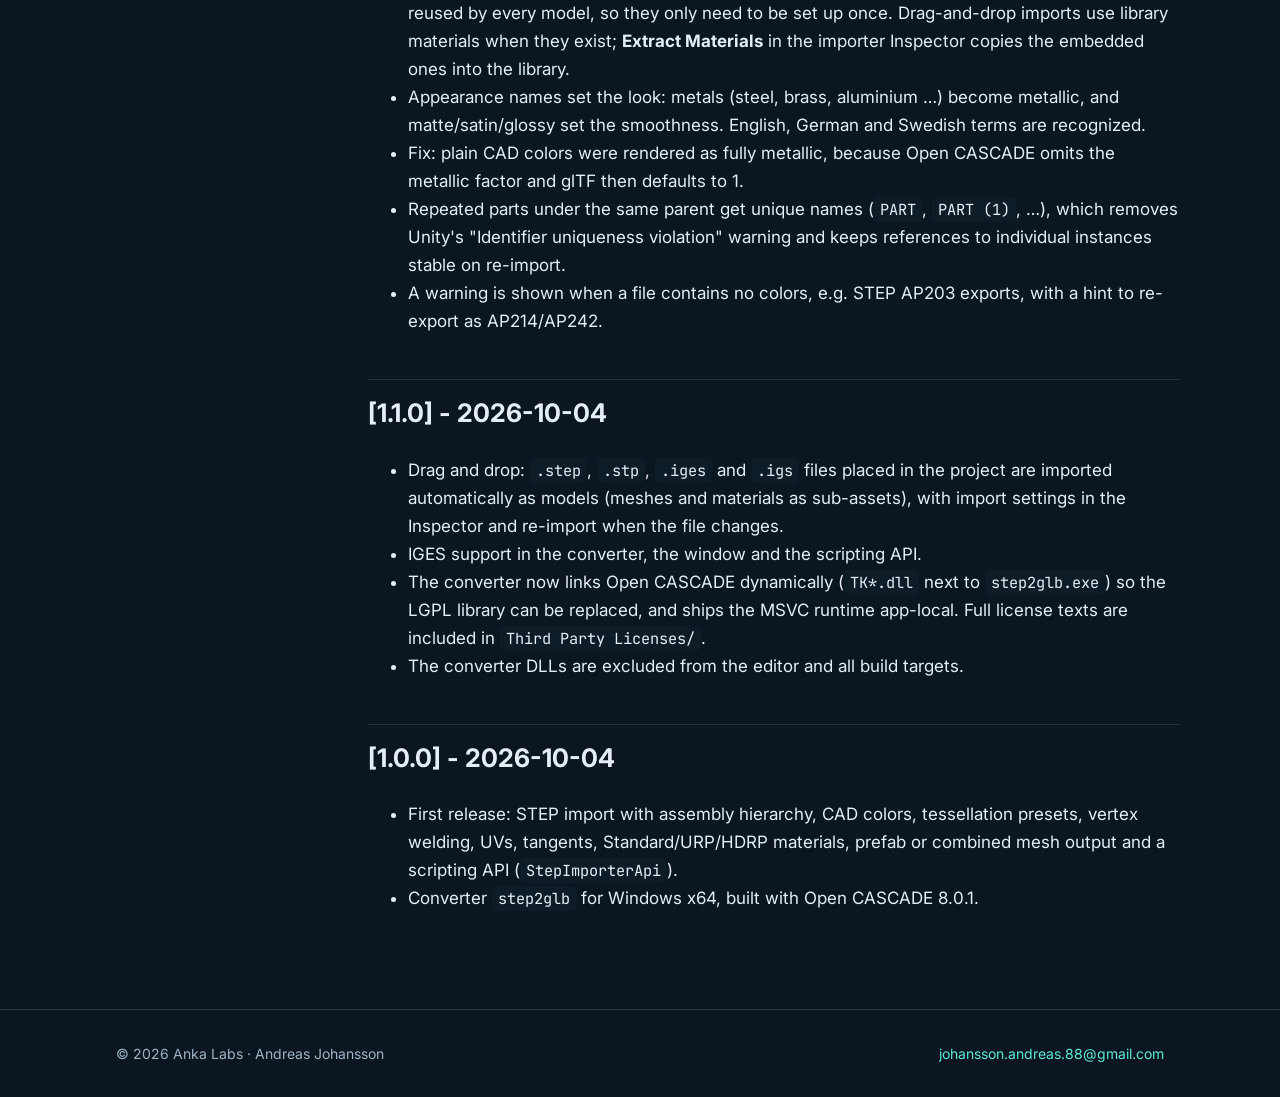
<file: tessera/docs/changelog.html>
<!doctype html>
<html lang="en">
<head>
<meta charset="utf-8">
<meta name="viewport" content="width=device-width, initial-scale=1">
<title>Changelog – Tessera</title>
<meta name="description" content="Tessera changelog.">
<link rel="icon" href="../../img/ankalabs-mark.svg" type="image/svg+xml">
<link rel="preconnect" href="https://fonts.googleapis.com">
<link href="https://fonts.googleapis.com/css2?family=Inter:wght@400;600;700&family=JetBrains+Mono&display=swap" rel="stylesheet">
<link rel="stylesheet" href="../../style.css">
</head>
<body>
<header class="site-header"><div class="wrap">
  <a class="brand" href="../../"><img src="../../img/ankalabs-mark.svg" alt="">Anka Labs</a>
  <nav class="nav"><a href='../../tessera/'>Tessera</a><a href='../../tessera/docs/' class=active>Documentation</a><a href='../../#contact'>Contact</a></nav>
</div></header>
<div class='wrap doc'><nav><div class='group'>Manual</div><a href='index.html'>Overview</a><div class='group'>Reference</div><a href='changelog.html'>Changelog</a><a href='third-party.html'>Third-party notices</a></nav><article><h1 id="changelog">Changelog</h1>
<h2 id="131-2026-10-10">[1.3.1] - 2026-10-10</h2>
<ul>
<li>First Asset Store release. The Asset Store version installs into <code>Assets/Tessera/</code> and includes a demo scene
  (<code>Samples/Tessera Demo.unity</code>) with the sample assembly imported by drag and drop and loaded with <code>CadLoader</code>.</li>
<li>Requires Unity 6.2 (6000.2) or later.</li>
<li><code>CadLoader</code> and <code>CadImportApi</code> without a log callback only write warnings and errors to the console.</li>
</ul>
<h2 id="130-2026-10-10">[1.3.0] - 2026-10-10</h2>
<ul>
<li><strong>Renamed to Tessera.</strong> Package <code>vonanka.tessera</code>, menu <strong>Tools ▸ Tessera CAD Importer</strong>, <strong>Project Settings ▸ Tessera</strong>.
  <strong>Breaking:</strong> namespaces <code>Tessera.CadImport</code> and <code>Tessera.CadImport.Editor</code>, assemblies with the same names, and
  types renamed from <code>Step*</code> to <code>Cad*</code> (<code>CadImportApi</code>, <code>CadImportSettings</code>, <code>CadImportException</code>, <code>CadLoader</code>,
  <code>CadLoadOptions</code>, <code>CadModel</code>, <code>CadAssetImporter</code>). Files already imported by drag and drop keep their settings.
  Default folders are now <code>Assets/CAD Imports</code> and <code>Assets/CAD Imports/Materials</code>.</li>
<li>CAD color names that are only a number (Siemens NX palette numbers such as "16841") are ignored; those materials
  are named and shared by color instead ("Color 33FFCC").</li>
<li>The warning for files without colors no longer claims that AP203 cannot store colors.</li>
<li>Verified with STEP AP203, AP214 and AP242 files from Creo, SolidWorks, Autodesk and Siemens NX (NIST D2MI models).</li>
<li>The sample assembly is now <code>testmachine.step</code> / <code>testmachine.igs</code>.</li>
<li>The converter is now a native library (<code>step2glb.dll</code>) that the editor loads in-process, instead of a separate
  executable. The package no longer contains any <code>.exe</code> files. Imports, settings and results are unchanged.</li>
<li>Cancelling now also stops Open CASCADE while it is reading or meshing a large file, not only between steps.</li>
<li><em>Path override</em> in the window now expects a <code>step2glb.dll</code>.</li>
<li>Updating the converter DLLs requires restarting Unity, since a loaded library cannot be replaced.</li>
<li><strong>Runtime import on Windows:</strong> <code>CadLoader.LoadAsync</code> loads STEP/IGES files in play mode and in Windows x64
  players. Enable <em>Project Settings ▸ Tessera ▸ Include in Windows builds</em> to ship the converter with a build.
  Destroying the returned <code>CadModel</code> frees its meshes and materials.</li>
<li><code>CadLoadOptions.materialTemplate</code> / <code>transparentMaterialTemplate</code>: new materials can be copies of your own
  materials instead of the pipeline's Lit shader. This also works for editor imports through the scripting API.</li>
<li>The package now has a runtime assembly. <code>CadImportException</code>, <code>MeshQualityPreset</code>, <code>UpAxis</code> and
  <code>RenderPipelineTarget</code> are in the runtime namespace <code>Tessera.CadImport</code>.</li>
</ul>
<h2 id="120-2026-10-04">[1.2.0] - 2026-10-04</h2>
<ul>
<li>Materials are named after the CAD appearance when the file has one (e.g. Autodesk's "Steel - Satin"), otherwise
  after the color ("Color A0A0A0"). Parts with the same appearance share one material.</li>
<li>Material library (<code>Assets/StepImports/Materials</code> by default): materials are saved there once and reused by every
  model, so they only need to be set up once. Drag-and-drop imports use library materials when they exist;
  <strong>Extract Materials</strong> in the importer Inspector copies the embedded ones into the library.</li>
<li>Appearance names set the look: metals (steel, brass, aluminium …) become metallic, and matte/satin/glossy set
  the smoothness. English, German and Swedish terms are recognized.</li>
<li>Fix: plain CAD colors were rendered as fully metallic, because Open CASCADE omits the metallic factor and glTF
  then defaults to 1.</li>
<li>Repeated parts under the same parent get unique names (<code>PART</code>, <code>PART (1)</code>, …), which removes Unity's
  "Identifier uniqueness violation" warning and keeps references to individual instances stable on re-import.</li>
<li>A warning is shown when a file contains no colors, e.g. STEP AP203 exports, with a hint to re-export as AP214/AP242.</li>
</ul>
<h2 id="110-2026-10-04">[1.1.0] - 2026-10-04</h2>
<ul>
<li>Drag and drop: <code>.step</code>, <code>.stp</code>, <code>.iges</code> and <code>.igs</code> files placed in the project are imported automatically as models
  (meshes and materials as sub-assets), with import settings in the Inspector and re-import when the file changes.</li>
<li>IGES support in the converter, the window and the scripting API.</li>
<li>The converter now links Open CASCADE dynamically (<code>TK*.dll</code> next to <code>step2glb.exe</code>) so the LGPL library can be
  replaced, and ships the MSVC runtime app-local. Full license texts are included in <code>Third Party Licenses/</code>.</li>
<li>The converter DLLs are excluded from the editor and all build targets.</li>
</ul>
<h2 id="100-2026-10-04">[1.0.0] - 2026-10-04</h2>
<ul>
<li>First release: STEP import with assembly hierarchy, CAD colors, tessellation presets, vertex welding, UVs, tangents,
  Standard/URP/HDRP materials, prefab or combined mesh output and a scripting API (<code>StepImporterApi</code>).</li>
<li>Converter <code>step2glb</code> for Windows x64, built with Open CASCADE 8.0.1.</li>
</ul></article></div>
<footer class="site-footer"><div class="wrap">
  <span>© 2026 Anka Labs · Andreas Johansson</span>
  <span><a href="mailto:johansson.andreas.88@gmail.com">johansson.andreas.88@gmail.com</a></span>
</div></footer>
</body>
</html>
</file>
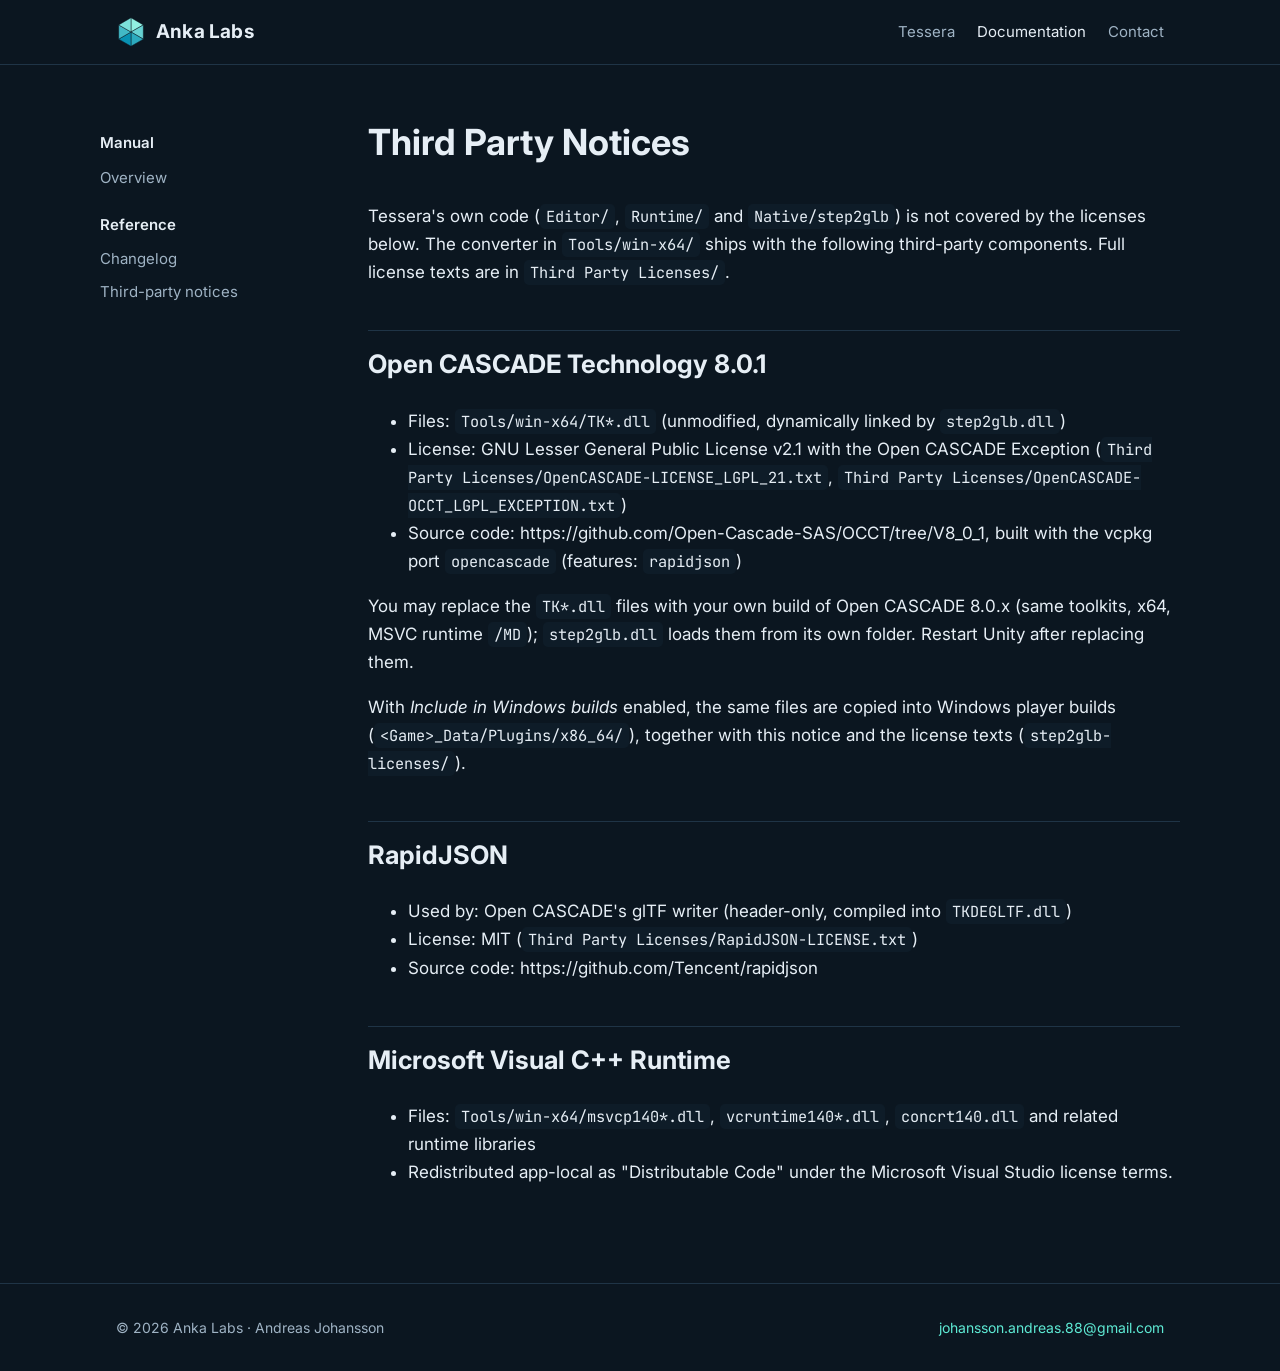
<file: tessera/docs/third-party.html>
<!doctype html>
<html lang="en">
<head>
<meta charset="utf-8">
<meta name="viewport" content="width=device-width, initial-scale=1">
<title>Third-party notices – Tessera</title>
<meta name="description" content="Tessera third-party notices.">
<link rel="icon" href="../../img/ankalabs-mark.svg" type="image/svg+xml">
<link rel="preconnect" href="https://fonts.googleapis.com">
<link href="https://fonts.googleapis.com/css2?family=Inter:wght@400;600;700&family=JetBrains+Mono&display=swap" rel="stylesheet">
<link rel="stylesheet" href="../../style.css">
</head>
<body>
<header class="site-header"><div class="wrap">
  <a class="brand" href="../../"><img src="../../img/ankalabs-mark.svg" alt="">Anka Labs</a>
  <nav class="nav"><a href='../../tessera/'>Tessera</a><a href='../../tessera/docs/' class=active>Documentation</a><a href='../../#contact'>Contact</a></nav>
</div></header>
<div class='wrap doc'><nav><div class='group'>Manual</div><a href='index.html'>Overview</a><div class='group'>Reference</div><a href='changelog.html'>Changelog</a><a href='third-party.html'>Third-party notices</a></nav><article><h1 id="third-party-notices">Third Party Notices</h1>
<p>Tessera's own code (<code>Editor/</code>, <code>Runtime/</code> and <code>Native/step2glb</code>) is not covered by the licenses below. The converter in
<code>Tools/win-x64/</code> ships with the following third-party components. Full license texts are in <code>Third Party Licenses/</code>.</p>
<h2 id="open-cascade-technology-801">Open CASCADE Technology 8.0.1</h2>
<ul>
<li>Files: <code>Tools/win-x64/TK*.dll</code> (unmodified, dynamically linked by <code>step2glb.dll</code>)</li>
<li>License: GNU Lesser General Public License v2.1 with the Open CASCADE Exception
  (<code>Third Party Licenses/OpenCASCADE-LICENSE_LGPL_21.txt</code>, <code>Third Party Licenses/OpenCASCADE-OCCT_LGPL_EXCEPTION.txt</code>)</li>
<li>Source code: https://github.com/Open-Cascade-SAS/OCCT/tree/V8_0_1, built with the vcpkg port <code>opencascade</code>
  (features: <code>rapidjson</code>)</li>
</ul>
<p>You may replace the <code>TK*.dll</code> files with your own build of Open CASCADE 8.0.x (same toolkits, x64, MSVC runtime
<code>/MD</code>); <code>step2glb.dll</code> loads them from its own folder. Restart Unity after replacing them.</p>
<p>With <em>Include in Windows builds</em> enabled, the same files are copied into Windows player builds
(<code>&lt;Game&gt;_Data/Plugins/x86_64/</code>), together with this notice and the license texts (<code>step2glb-licenses/</code>).</p>
<h2 id="rapidjson">RapidJSON</h2>
<ul>
<li>Used by: Open CASCADE's glTF writer (header-only, compiled into <code>TKDEGLTF.dll</code>)</li>
<li>License: MIT (<code>Third Party Licenses/RapidJSON-LICENSE.txt</code>)</li>
<li>Source code: https://github.com/Tencent/rapidjson</li>
</ul>
<h2 id="microsoft-visual-c-runtime">Microsoft Visual C++ Runtime</h2>
<ul>
<li>Files: <code>Tools/win-x64/msvcp140*.dll</code>, <code>vcruntime140*.dll</code>, <code>concrt140.dll</code> and related runtime libraries</li>
<li>Redistributed app-local as "Distributable Code" under the Microsoft Visual Studio license terms.</li>
</ul></article></div>
<footer class="site-footer"><div class="wrap">
  <span>© 2026 Anka Labs · Andreas Johansson</span>
  <span><a href="mailto:johansson.andreas.88@gmail.com">johansson.andreas.88@gmail.com</a></span>
</div></footer>
</body>
</html>
</file>
<file: style.css>
:root {
  --bg: #0b1620;
  --bg-raised: #112230;
  --bg-code: #0e1c28;
  --line: #1f3446;
  --text: #e6eef5;
  --muted: #9fb3c4;
  --accent: #5eead4;
  --accent-deep: #0891b2;
  --radius: 14px;
  --max: 1080px;
  font-family: "Inter", system-ui, -apple-system, "Segoe UI", sans-serif;
  color-scheme: dark;
}

* { box-sizing: border-box; }

body {
  margin: 0;
  background: var(--bg);
  color: var(--text);
  font-size: 17px;
  line-height: 1.65;
}

a { color: var(--accent); text-decoration: none; }
a:hover { text-decoration: underline; }

.wrap { max-width: var(--max); margin: 0 auto; padding: 0 16px; }

/* Header */
.site-header { border-bottom: 1px solid var(--line); }
.site-header .wrap { display: flex; align-items: center; justify-content: space-between; height: 64px; gap: 16px; }
.brand { display: flex; align-items: center; gap: 10px; color: var(--text); font-weight: 700; font-size: 19px; letter-spacing: 0.2px; }
.brand:hover { text-decoration: none; }
.brand img { width: 30px; height: 30px; }
.nav { display: flex; gap: 22px; font-size: 15px; }
.nav a { color: var(--muted); }
.nav a:hover, .nav a.active { color: var(--text); text-decoration: none; }

/* Hero */
.hero { padding: 88px 0 72px; }
.hero .wrap { display: grid; grid-template-columns: minmax(0, 1.3fr) minmax(0, 1fr); gap: 48px; align-items: center; }
.hero h1 { font-size: clamp(34px, 5vw, 54px); line-height: 1.1; margin: 0 0 18px; letter-spacing: -0.5px; }
.hero p.lead { font-size: 20px; color: var(--muted); margin: 0 0 30px; max-width: 34em; }
.hero .art { display: flex; justify-content: center; }
.hero .art img { width: min(320px, 70vw); filter: drop-shadow(0 20px 50px rgba(8, 145, 178, 0.35)); }
.eyebrow { color: var(--accent); font-weight: 600; font-size: 14px; letter-spacing: 1.5px; text-transform: uppercase; margin-bottom: 12px; }

.buttons { display: flex; flex-wrap: wrap; gap: 12px; }
.button {
  display: inline-flex; align-items: center; gap: 8px;
  padding: 12px 22px; border-radius: 999px; font-weight: 600; font-size: 16px;
  border: 1px solid var(--line); color: var(--text); background: var(--bg-raised);
}
.button:hover { text-decoration: none; border-color: var(--accent); }
.button.primary { background: linear-gradient(135deg, var(--accent), var(--accent-deep)); color: #04202a; border: none; }
.button.disabled { opacity: 0.6; pointer-events: none; }

/* Sections */
section { padding: 64px 0; border-top: 1px solid var(--line); }
section h2 { font-size: 30px; margin: 0 0 12px; letter-spacing: -0.3px; }
section p.intro { color: var(--muted); margin: 0 0 36px; max-width: 42em; }

.grid { display: grid; grid-template-columns: repeat(3, 1fr); gap: 18px; }
.card { background: var(--bg-raised); border: 1px solid var(--line); border-radius: var(--radius); padding: 24px; }
.card h3 { margin: 0 0 8px; font-size: 18px; }
.card p, .card ul { margin: 0; color: var(--muted); font-size: 15.5px; }
.card ul { padding-left: 18px; }

.product { display: grid; grid-template-columns: 120px 1fr; gap: 28px; align-items: center; padding: 32px; }
.product img { width: 120px; }
.product h3 { font-size: 24px; margin: 0 0 6px; }
.product p { margin: 0 0 18px; }

.flow { display: flex; align-items: stretch; gap: 12px; flex-wrap: wrap; }
.flow .step { flex: 1 1 180px; }
.flow .arrow { align-self: center; color: var(--accent); font-size: 26px; }

.video { position: relative; aspect-ratio: 16 / 9; border-radius: var(--radius); overflow: hidden; border: 1px solid var(--line); background: #000; }
.video iframe { position: absolute; inset: 0; width: 100%; height: 100%; border: 0; }

table { width: 100%; border-collapse: collapse; font-size: 15.5px; }
th, td { text-align: left; padding: 10px 12px; border-bottom: 1px solid var(--line); vertical-align: top; }
th { color: var(--muted); font-weight: 600; }

/* Documentation */
.doc { display: grid; grid-template-columns: 220px minmax(0, 1fr); gap: 48px; padding: 48px 0 80px; }
.doc nav { position: sticky; top: 24px; align-self: start; font-size: 15px; }
.doc nav a { display: block; color: var(--muted); padding: 4px 0; }
.doc nav a:hover { color: var(--text); text-decoration: none; }
.doc nav .group { color: var(--text); font-weight: 600; margin: 18px 0 6px; }
.doc article { min-width: 0; }
.doc article h1 { font-size: 36px; margin-top: 0; }
.doc article h2 { margin-top: 44px; padding-top: 12px; border-top: 1px solid var(--line); }
.doc article pre { background: var(--bg-code); border: 1px solid var(--line); border-radius: 10px; padding: 16px; overflow-x: auto; font-size: 14px; }
.doc article code { font-family: "JetBrains Mono", Consolas, monospace; font-size: 0.9em; }
.doc article :not(pre) > code { background: var(--bg-code); padding: 2px 6px; border-radius: 5px; }
.doc article table { margin: 16px 0; }

/* Footer */
.site-footer { border-top: 1px solid var(--line); padding: 32px 0; color: var(--muted); font-size: 14px; }
.site-footer .wrap { display: flex; justify-content: space-between; flex-wrap: wrap; gap: 12px; }

@media (max-width: 820px) {
  .hero { padding: 56px 0 48px; }
  .hero .wrap { grid-template-columns: 1fr; }
  .hero .art { order: -1; }
  .hero .art img { width: 180px; }
  .grid { grid-template-columns: 1fr; }
  .product { grid-template-columns: 1fr; text-align: left; }
  .product img { width: 84px; }
  .doc { grid-template-columns: 1fr; gap: 24px; }
  .doc nav { position: static; }
  .site-header .wrap { height: auto; padding-top: 14px; padding-bottom: 14px; flex-wrap: wrap; }
  .nav { gap: 16px; flex-wrap: wrap; }
  .hero h1 { overflow-wrap: anywhere; }
  .flow .arrow { transform: rotate(90deg); margin: 0 auto; }
}
</file>
